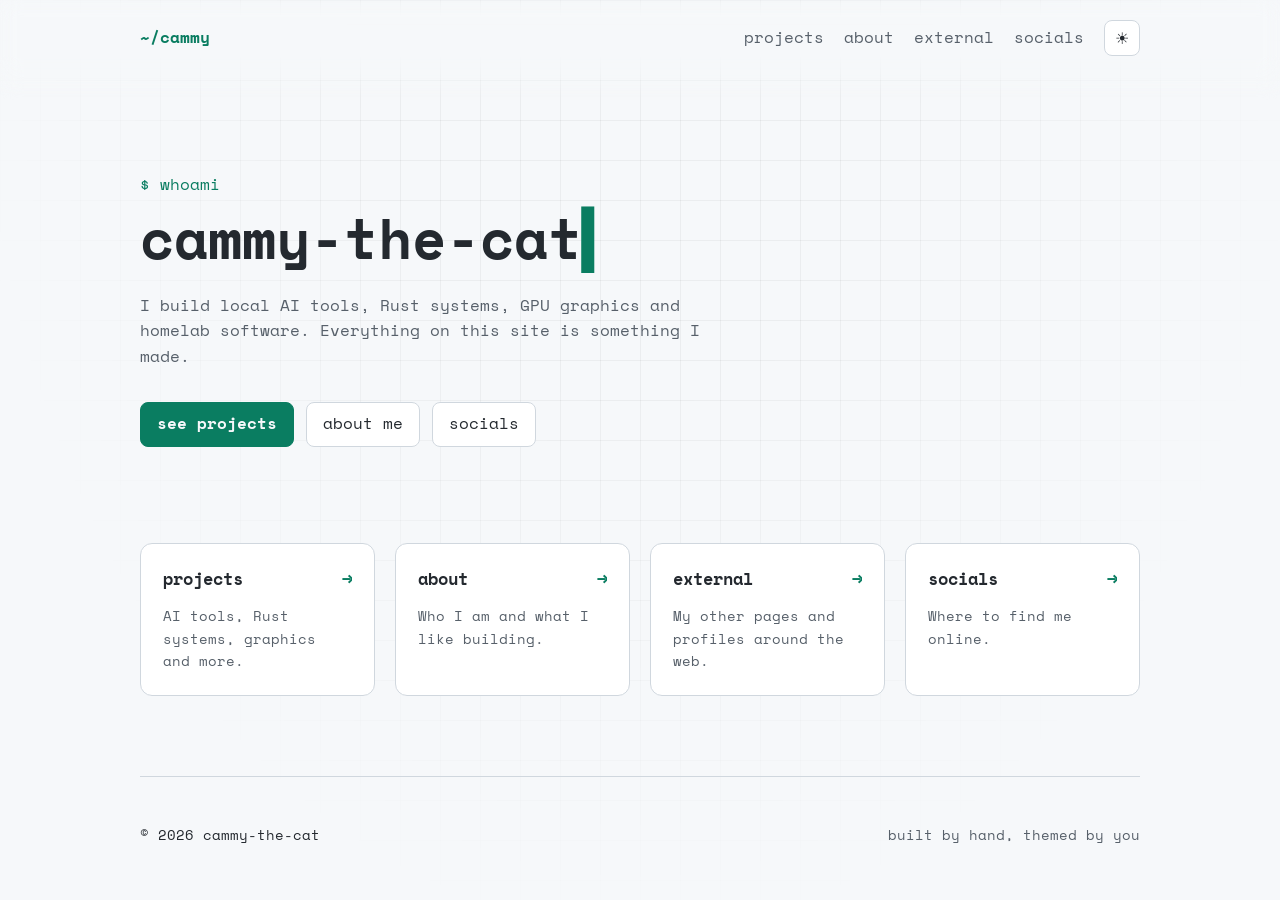
<file: index.html>
<!DOCTYPE html>
<html lang="en">
<head>
  <meta charset="utf-8">
  <meta name="viewport" content="width=device-width, initial-scale=1">
  <title>cammy-the-cat</title>
  <meta name="description" content="Cammy's personal site: local AI, Rust systems, graphics and homelab projects.">
  <script>
    // Apply saved theme before first paint to avoid a flash.
    try {
      var t = localStorage.getItem('theme');
      if (t === 'light' || t === 'dark') document.documentElement.dataset.theme = t;
    } catch (e) {}
  </script>
  <link rel="preconnect" href="https://fonts.googleapis.com">
  <link rel="preconnect" href="https://fonts.gstatic.com" crossorigin>
  <link href="https://fonts.googleapis.com/css2?family=Space+Mono:wght@400;700&display=swap" rel="stylesheet">
  <link rel="stylesheet" href="/style.css">
</head>
<body>
  <div class="bg-grid" aria-hidden="true"></div>

  <header class="topbar">
    <a class="brand" href="/">~/cammy</a>
    <nav>
      <a href="/projects/">projects</a>
      <a href="/about/">about</a>
      <a href="/external/">external</a>
      <a href="/socials/">socials</a>
      <button id="theme-toggle" type="button" aria-label="Toggle light/dark theme">
        <span class="icon-dark">☾</span><span class="icon-light">☀</span>
      </button>
    </nav>
  </header>

  <main>
    <section class="hero">
      <p class="prompt">$ whoami</p>
      <h1><span id="typed"></span><span class="caret" aria-hidden="true">▍</span></h1>
      <p class="lead">I build local AI tools, Rust systems, GPU graphics and homelab software. Everything on this site is something I made.</p>
      <div class="hero-links">
        <a class="btn primary" href="/projects/">see projects</a>
        <a class="btn" href="/about/">about me</a>
        <a class="btn" href="/socials/">socials</a>
      </div>
    </section>

    <section>
      <div class="tiles">
        <a class="card reveal" href="/projects/"><h3><span>projects</span><span class="arrow" aria-hidden="true">→</span></h3><p>AI tools, Rust systems, graphics and more.</p></a>
        <a class="card reveal" href="/about/"><h3><span>about</span><span class="arrow" aria-hidden="true">→</span></h3><p>Who I am and what I like building.</p></a>
        <a class="card reveal" href="/external/"><h3><span>external</span><span class="arrow" aria-hidden="true">→</span></h3><p>My other pages and profiles around the web.</p></a>
        <a class="card reveal" href="/socials/"><h3><span>socials</span><span class="arrow" aria-hidden="true">→</span></h3><p>Where to find me online.</p></a>
      </div>
    </section>
  </main>

  <footer>
    <span>© <span id="year"></span> cammy-the-cat</span>
    <span class="muted">built by hand, themed by you</span>
  </footer>

  <script src="/script.js"></script>
</body>
</html>
</file>
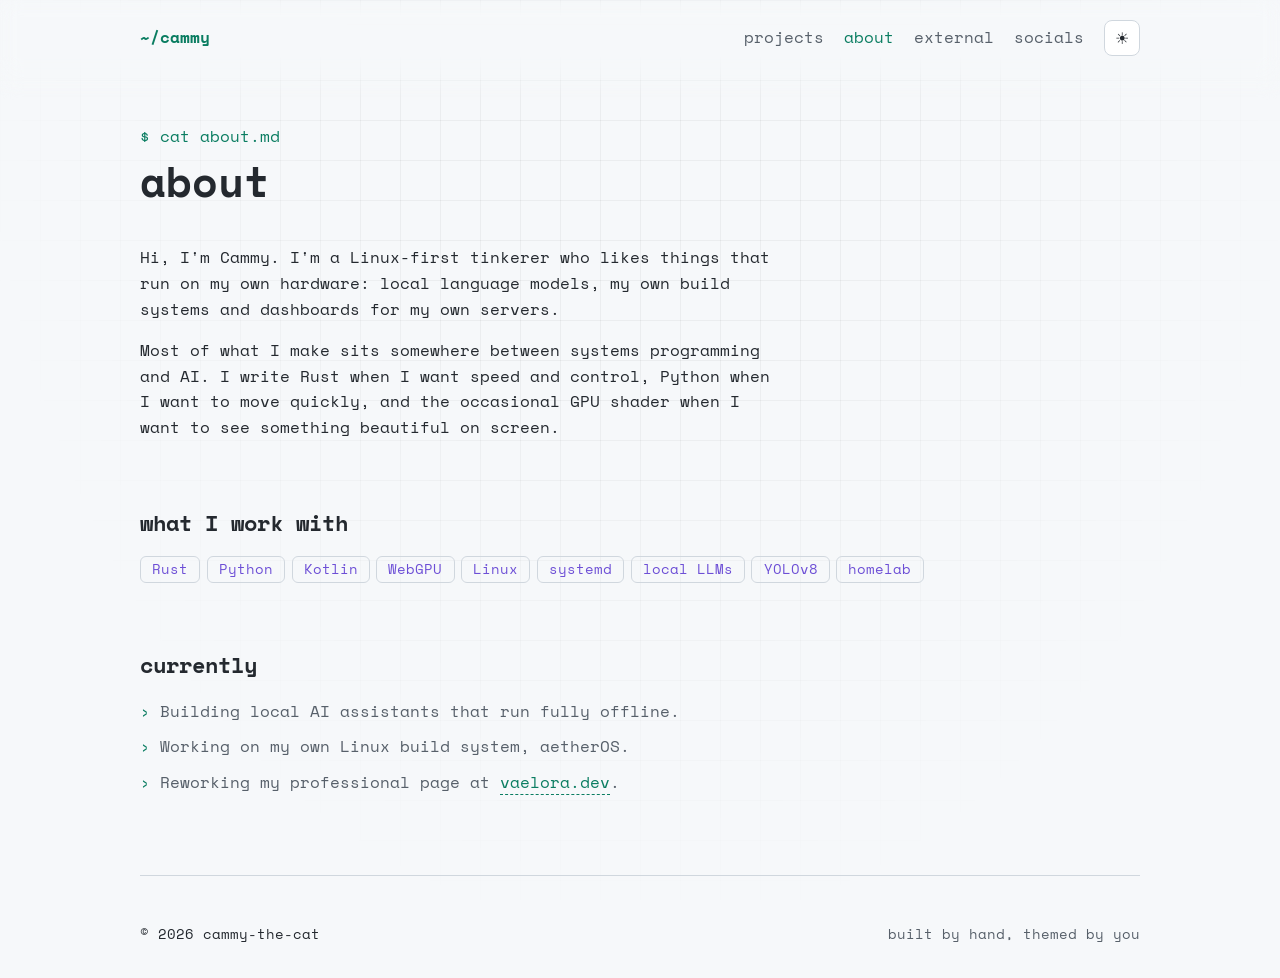
<file: about/index.html>
<!DOCTYPE html>
<html lang="en">
<head>
  <meta charset="utf-8">
  <meta name="viewport" content="width=device-width, initial-scale=1">
  <title>about · cammy-the-cat</title>
  <meta name="description" content="About Cammy: Linux-first tinkerer building local AI, Rust systems and homelab tools.">
  <script>
    // Apply saved theme before first paint to avoid a flash.
    try {
      var t = localStorage.getItem('theme');
      if (t === 'light' || t === 'dark') document.documentElement.dataset.theme = t;
    } catch (e) {}
  </script>
  <link rel="preconnect" href="https://fonts.googleapis.com">
  <link rel="preconnect" href="https://fonts.gstatic.com" crossorigin>
  <link href="https://fonts.googleapis.com/css2?family=Space+Mono:wght@400;700&display=swap" rel="stylesheet">
  <link rel="stylesheet" href="/style.css">
</head>
<body>
  <div class="bg-grid" aria-hidden="true"></div>

  <header class="topbar">
    <a class="brand" href="/">~/cammy</a>
    <nav>
      <a href="/projects/">projects</a>
      <a href="/about/">about</a>
      <a href="/external/">external</a>
      <a href="/socials/">socials</a>
      <button id="theme-toggle" type="button" aria-label="Toggle light/dark theme">
        <span class="icon-dark">☾</span><span class="icon-light">☀</span>
      </button>
    </nav>
  </header>

  <main>
    <section class="page-head">
      <p class="prompt">$ cat about.md</p>
      <h1>about</h1>
    </section>
    <section class="prose reveal">
      <p>Hi, I'm Cammy. I'm a Linux-first tinkerer who likes things that run on my own hardware: local language models, my own build systems and dashboards for my own servers.</p>
      <p>Most of what I make sits somewhere between systems programming and AI. I write Rust when I want speed and control, Python when I want to move quickly, and the occasional GPU shader when I want to see something beautiful on screen.</p>
    </section>
    <section class="reveal">
      <h2>what I work with</h2>
      <div class="tags big">
        <span class="tag">Rust</span><span class="tag">Python</span><span class="tag">Kotlin</span>
        <span class="tag">WebGPU</span><span class="tag">Linux</span><span class="tag">systemd</span>
        <span class="tag">local LLMs</span><span class="tag">YOLOv8</span><span class="tag">homelab</span>
      </div>
    </section>
    <section class="reveal">
      <h2>currently</h2>
      <ul class="list">
        <li>Building local AI assistants that run fully offline.</li>
        <li>Working on my own Linux build system, aetherOS.</li>
        <li>Reworking my professional page at <a class="inline" href="https://vaelora.dev" rel="noopener">vaelora.dev</a>.</li>
      </ul>
    </section>
  </main>

  <footer>
    <span>© <span id="year"></span> cammy-the-cat</span>
    <span class="muted">built by hand, themed by you</span>
  </footer>

  <script src="/script.js"></script>
</body>
</html>
</file>
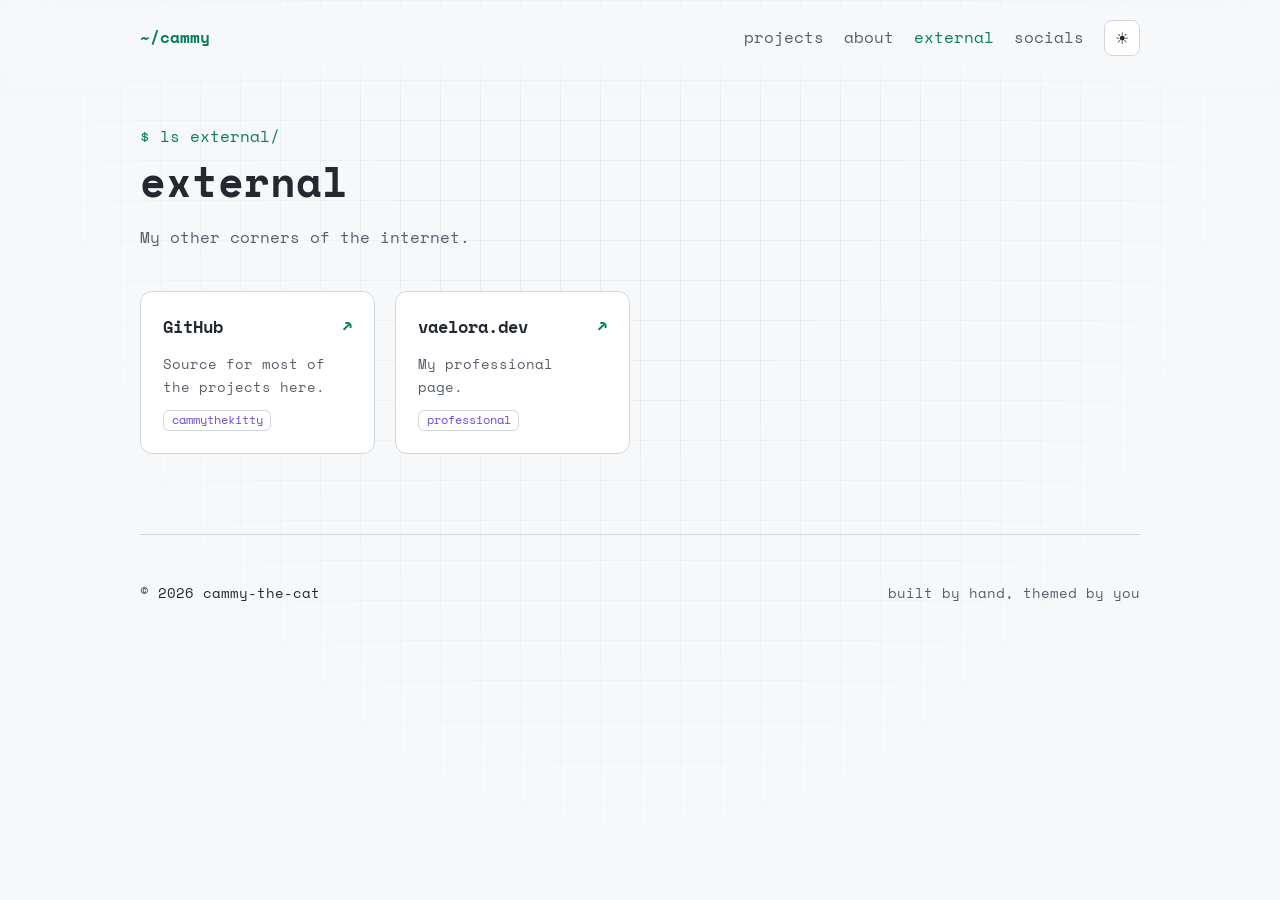
<file: external/index.html>
<!DOCTYPE html>
<html lang="en">
<head>
  <meta charset="utf-8">
  <meta name="viewport" content="width=device-width, initial-scale=1">
  <title>external · cammy-the-cat</title>
  <meta name="description" content="Other pages and profiles by Cammy around the web.">
  <script>
    // Apply saved theme before first paint to avoid a flash.
    try {
      var t = localStorage.getItem('theme');
      if (t === 'light' || t === 'dark') document.documentElement.dataset.theme = t;
    } catch (e) {}
  </script>
  <link rel="preconnect" href="https://fonts.googleapis.com">
  <link rel="preconnect" href="https://fonts.gstatic.com" crossorigin>
  <link href="https://fonts.googleapis.com/css2?family=Space+Mono:wght@400;700&display=swap" rel="stylesheet">
  <link rel="stylesheet" href="/style.css">
</head>
<body>
  <div class="bg-grid" aria-hidden="true"></div>

  <header class="topbar">
    <a class="brand" href="/">~/cammy</a>
    <nav>
      <a href="/projects/">projects</a>
      <a href="/about/">about</a>
      <a href="/external/">external</a>
      <a href="/socials/">socials</a>
      <button id="theme-toggle" type="button" aria-label="Toggle light/dark theme">
        <span class="icon-dark">☾</span><span class="icon-light">☀</span>
      </button>
    </nav>
  </header>

  <main>
    <section class="page-head">
      <p class="prompt">$ ls external/</p>
      <h1>external</h1>
      <p class="lead">My other corners of the internet.</p>
    </section>
    <section>
      <div class="tiles">
        <a class="card reveal" href="https://github.com/cammythekitty" rel="noopener"><h3><span>GitHub</span><span class="arrow" aria-hidden="true">↗</span></h3><p>Source for most of the projects here.</p><div class="tags"><span class="tag">cammythekitty</span></div></a>
        <a class="card reveal" href="https://vaelora.dev" rel="noopener"><h3><span>vaelora.dev</span><span class="arrow" aria-hidden="true">↗</span></h3><p>My professional page.</p><div class="tags"><span class="tag">professional</span></div></a>
      </div>
    </section>
  </main>

  <footer>
    <span>© <span id="year"></span> cammy-the-cat</span>
    <span class="muted">built by hand, themed by you</span>
  </footer>

  <script src="/script.js"></script>
</body>
</html>
</file>
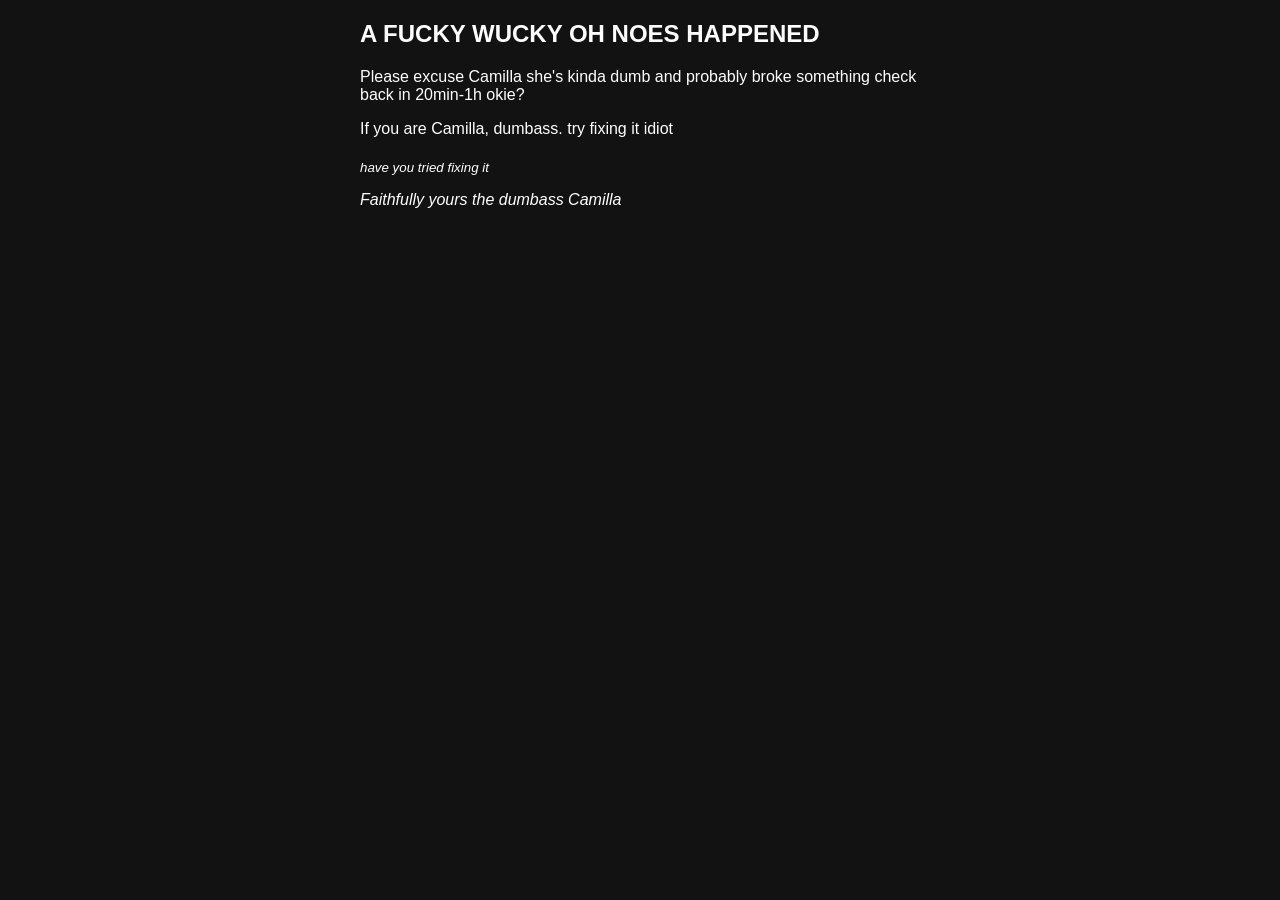
<file: old/index.html>
<!DOCTYPE html>
<html>
<head>
<title>oh noes</title>
<style>
html { color-scheme: dark; }
body { width: 35em; margin: 0 auto;
font-family: Tahoma, Verdana, Arial, sans-serif; }
</style>
</head>
<body>
<h2>A FUCKY WUCKY OH NOES HAPPENED</h1>
<p>Please excuse Camilla she's kinda dumb and probably broke something check back in 20min-1h okie?</p>
<p>If you are Camilla, dumbass. try fixing it idiot </p>
<p><sub><em>have you tried fixing it</em></sub></p>
<p><em>Faithfully yours the dumbass Camilla</em></p>
</body>
</html>
</file>
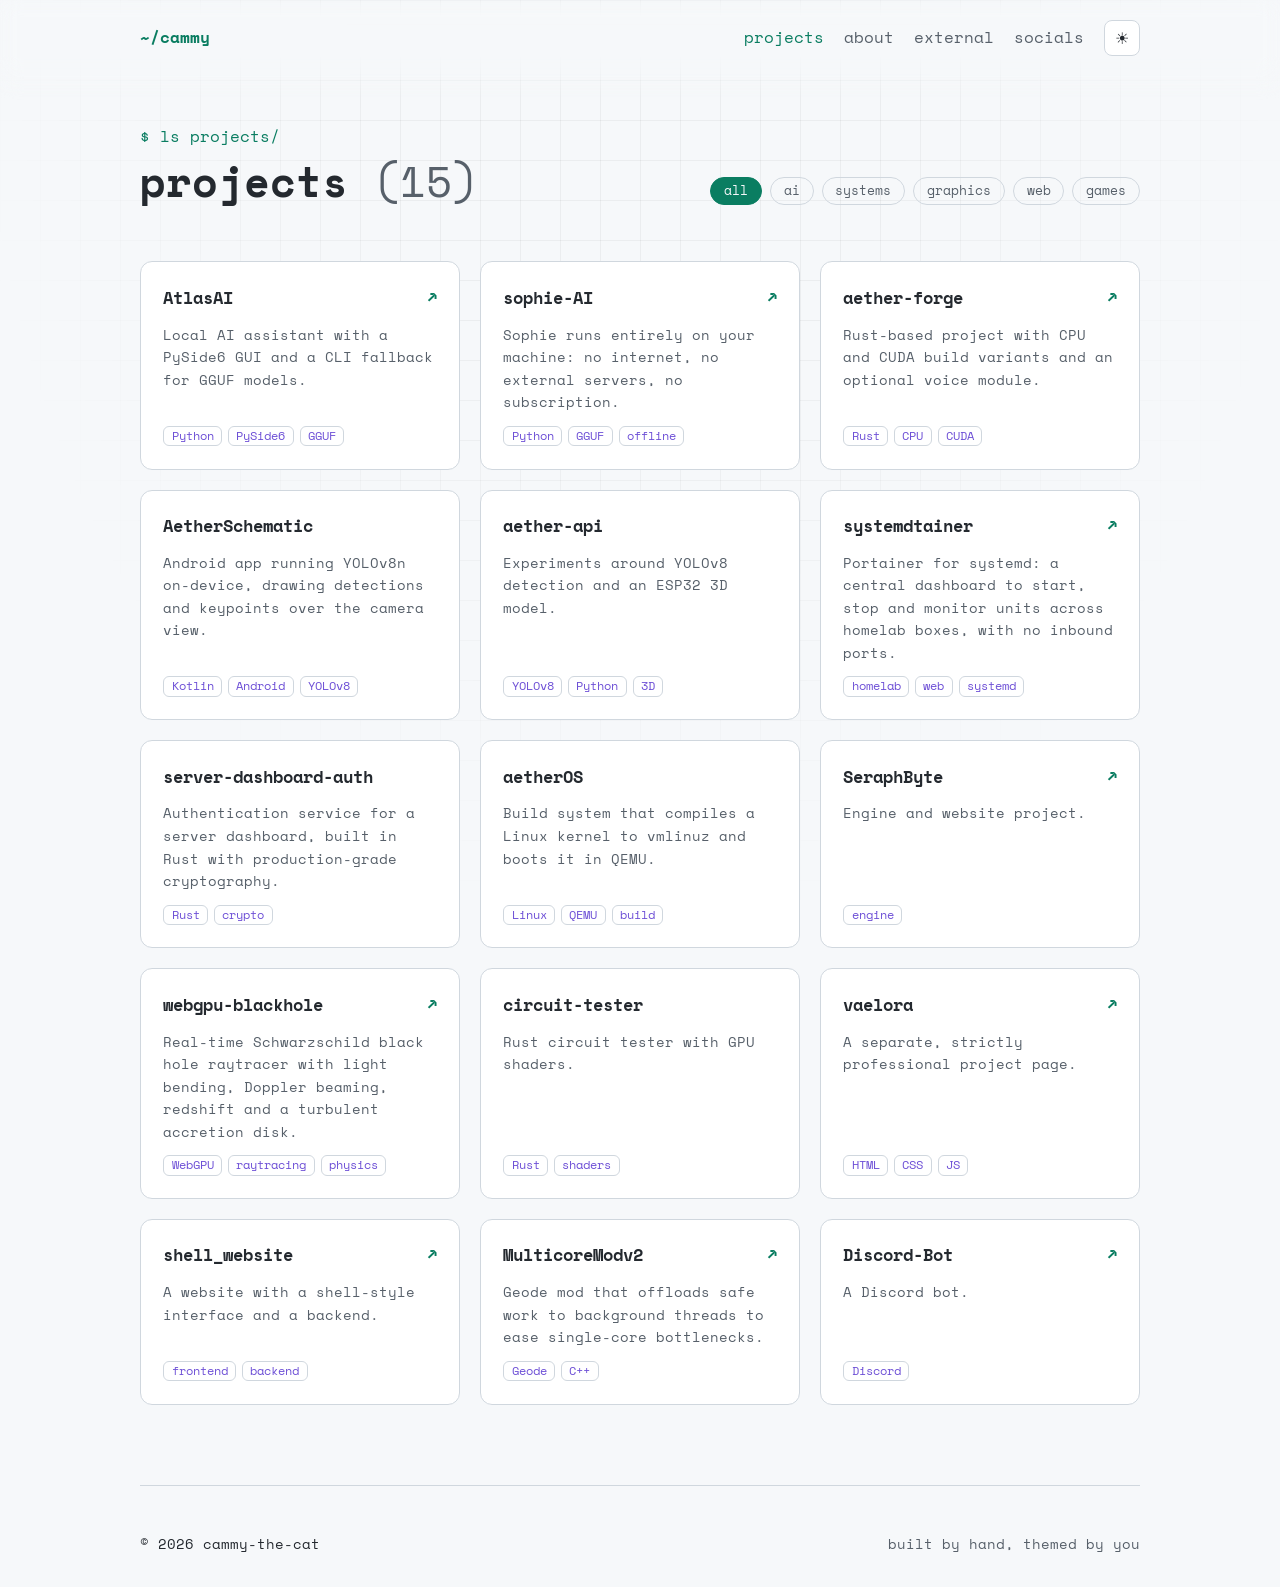
<file: projects/index.html>
<!DOCTYPE html>
<html lang="en">
<head>
  <meta charset="utf-8">
  <meta name="viewport" content="width=device-width, initial-scale=1">
  <title>projects · cammy-the-cat</title>
  <meta name="description" content="Projects by Cammy: local AI, Rust systems, graphics, web and games.">
  <script>
    // Apply saved theme before first paint to avoid a flash.
    try {
      var t = localStorage.getItem('theme');
      if (t === 'light' || t === 'dark') document.documentElement.dataset.theme = t;
    } catch (e) {}
  </script>
  <link rel="preconnect" href="https://fonts.googleapis.com">
  <link rel="preconnect" href="https://fonts.gstatic.com" crossorigin>
  <link href="https://fonts.googleapis.com/css2?family=Space+Mono:wght@400;700&display=swap" rel="stylesheet">
  <link rel="stylesheet" href="/style.css">
</head>
<body>
  <div class="bg-grid" aria-hidden="true"></div>

  <header class="topbar">
    <a class="brand" href="/">~/cammy</a>
    <nav>
      <a href="/projects/">projects</a>
      <a href="/about/">about</a>
      <a href="/external/">external</a>
      <a href="/socials/">socials</a>
      <button id="theme-toggle" type="button" aria-label="Toggle light/dark theme">
        <span class="icon-dark">☾</span><span class="icon-light">☀</span>
      </button>
    </nav>
  </header>

  <main>
    <section class="page-head">
      <p class="prompt">$ ls projects/</p>
      <div class="section-head">
        <h1>projects <span id="count" class="muted"></span></h1>
        <div id="filters" class="filters" role="group" aria-label="Filter projects"></div>
      </div>
    </section>
    <section>
      <div id="grid" class="grid"></div>
    </section>
  </main>

  <footer>
    <span>© <span id="year"></span> cammy-the-cat</span>
    <span class="muted">built by hand, themed by you</span>
  </footer>

  <script src="/projects/projects.js"></script>
  <script src="/script.js"></script>
</body>
</html>
</file>
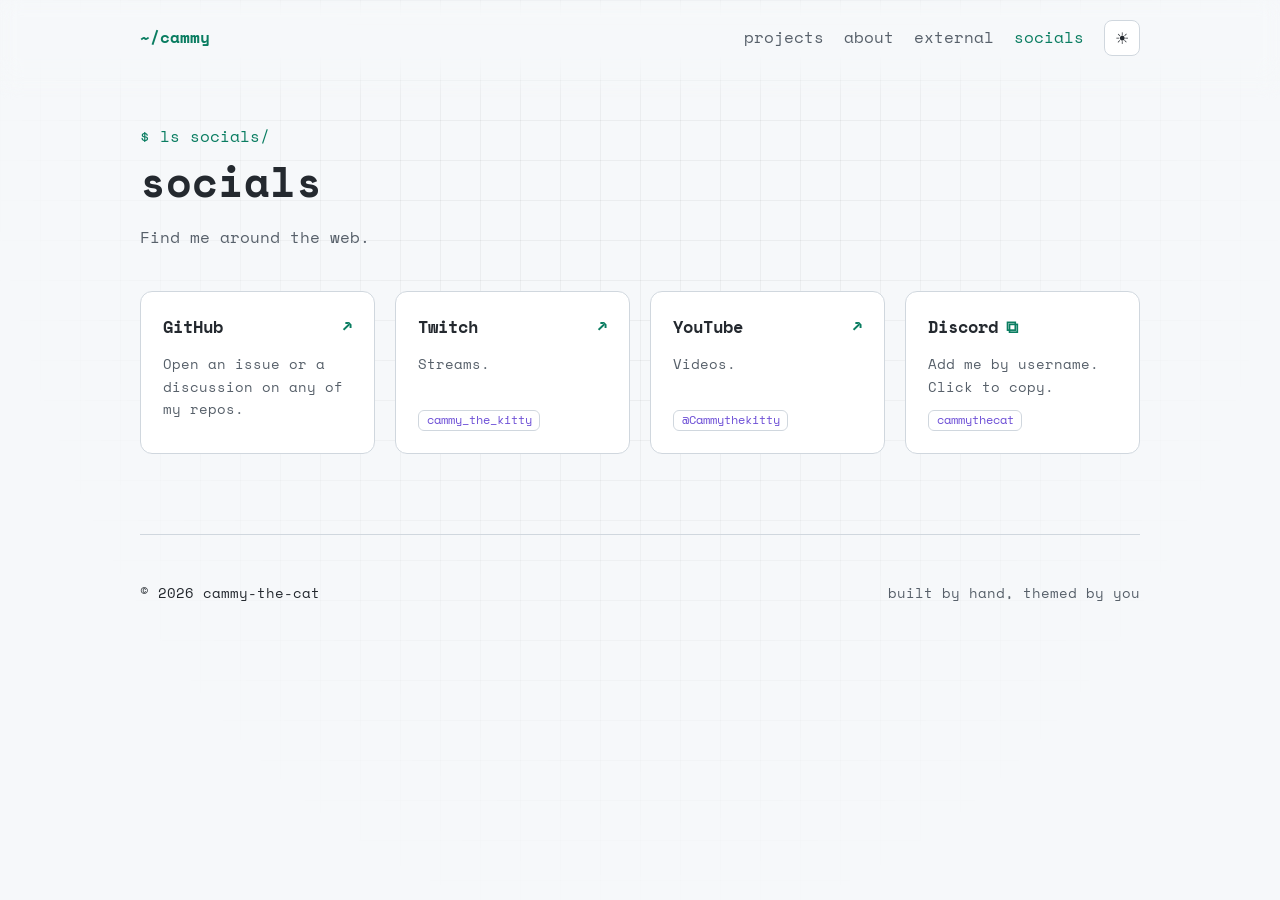
<file: socials/index.html>
<!DOCTYPE html>
<html lang="en">
<head>
  <meta charset="utf-8">
  <meta name="viewport" content="width=device-width, initial-scale=1">
  <title>socials · cammy-the-cat</title>
  <meta name="description" content="Where to find Cammy online.">
  <script>
    // Apply saved theme before first paint to avoid a flash.
    try {
      var t = localStorage.getItem('theme');
      if (t === 'light' || t === 'dark') document.documentElement.dataset.theme = t;
    } catch (e) {}
  </script>
  <link rel="preconnect" href="https://fonts.googleapis.com">
  <link rel="preconnect" href="https://fonts.gstatic.com" crossorigin>
  <link href="https://fonts.googleapis.com/css2?family=Space+Mono:wght@400;700&display=swap" rel="stylesheet">
  <link rel="stylesheet" href="/style.css">
</head>
<body>
  <div class="bg-grid" aria-hidden="true"></div>

  <header class="topbar">
    <a class="brand" href="/">~/cammy</a>
    <nav>
      <a href="/projects/">projects</a>
      <a href="/about/">about</a>
      <a href="/external/">external</a>
      <a href="/socials/">socials</a>
      <button id="theme-toggle" type="button" aria-label="Toggle light/dark theme">
        <span class="icon-dark">☾</span><span class="icon-light">☀</span>
      </button>
    </nav>
  </header>

  <main>
    <section class="page-head">
      <p class="prompt">$ ls socials/</p>
      <h1>socials</h1>
      <p class="lead">Find me around the web.</p>
    </section>
    <section>
      <div class="tiles">
        <a class="card reveal" href="https://github.com/cammythekitty" rel="noopener"><h3><span>GitHub</span><span class="arrow" aria-hidden="true">↗</span></h3><p>Open an issue or a discussion on any of my repos.</p></a>
        <a class="card reveal" href="https://www.twitch.tv/cammy_the_kitty" rel="noopener"><h3><span>Twitch</span><span class="arrow" aria-hidden="true">↗</span></h3><p>Streams.</p><div class="tags"><span class="tag">cammy_the_kitty</span></div></a>
        <a class="card reveal" href="https://www.youtube.com/@Cammythekitty" rel="noopener"><h3><span>YouTube</span><span class="arrow" aria-hidden="true">↗</span></h3><p>Videos.</p><div class="tags"><span class="tag">@Cammythekitty</span></div></a>
        <button class="card reveal copy" type="button" data-copy="cammythecat"><h3><span>Discord</span><span class="arrow" aria-hidden="true">⧉</span></h3><p>Add me by username. Click to copy.</p><div class="tags"><span class="tag">cammythecat</span></div></button>
      </div>
    </section>
  </main>

  <footer>
    <span>© <span id="year"></span> cammy-the-cat</span>
    <span class="muted">built by hand, themed by you</span>
  </footer>

  <script src="/script.js"></script>
</body>
</html>
</file>
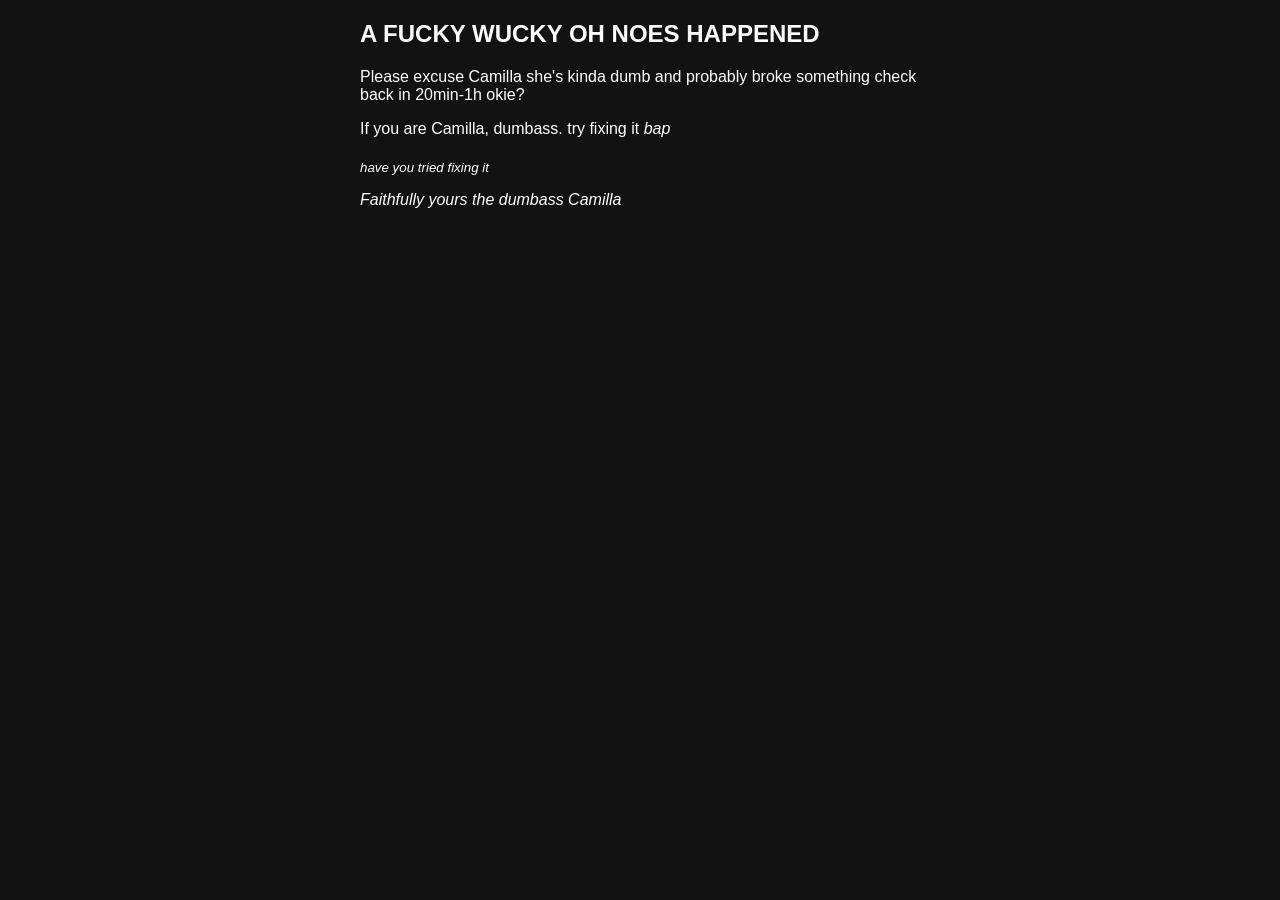
<file: 50x.html>
<!DOCTYPE html>
<html>
<head>
<title>oh noes</title>
<style>
html { color-scheme: dark; }
body { width: 35em; margin: 0 auto;
font-family: Tahoma, Verdana, Arial, sans-serif; }
</style>
</head>
<body>
<h2>A FUCKY WUCKY OH NOES HAPPENED</h1>
<p>Please excuse Camilla she's kinda dumb and probably broke something check back in 20min-1h okie?</p>
<p>If you are Camilla, dumbass. try fixing it <em>bap</em> </p>
<p><sub><em>have you tried fixing it</em></sub></p>
<p><em>Faithfully yours the dumbass Camilla</em></p>
</body>
</html>
</file>
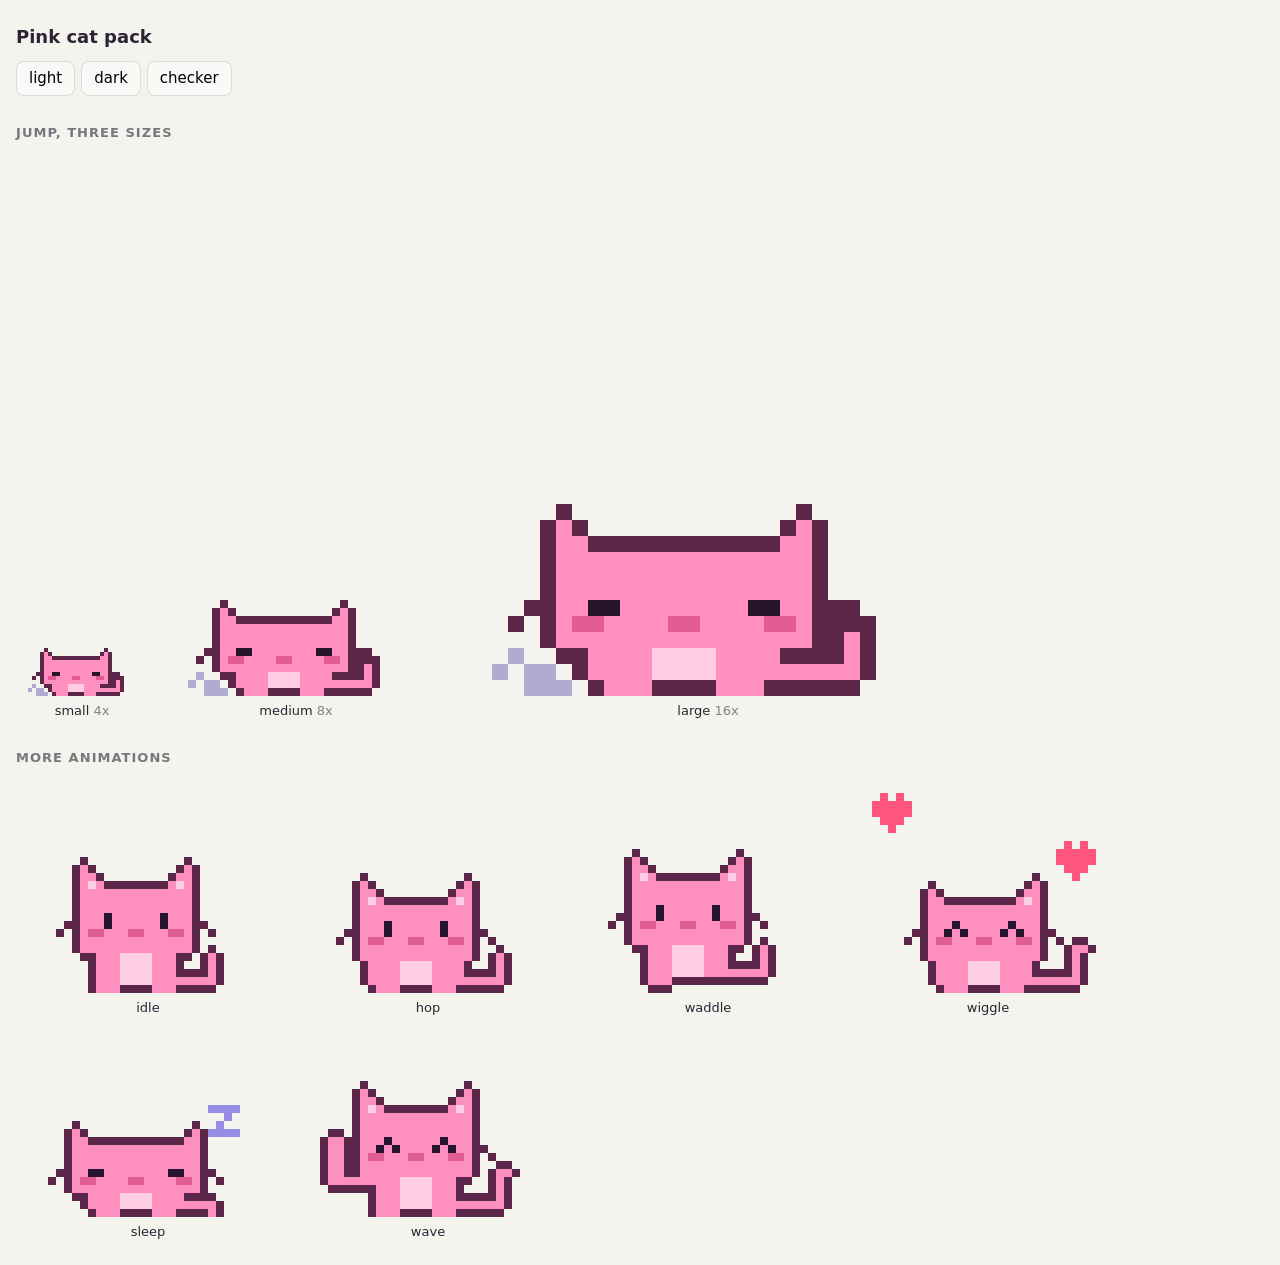
<file: gifs/pack_gallery.html>
<!doctype html><meta charset="utf-8"><meta name="viewport" content="width=device-width,initial-scale=1">
<title>Pink cat pack</title>
<style>
:root{--bg:#f4f3ee;--fg:#2a2433}
body{margin:0;padding:24px 16px;background:var(--bg);color:var(--fg);font:15px/1.4 system-ui,sans-serif;transition:background .2s}
body.dark{--bg:#16141f;--fg:#eee}
body.check{background:conic-gradient(#ddd 25%,#fff 0 50%,#ddd 0 75%,#fff 0) 0 0/24px 24px}
h1{font-size:18px;margin:0 0 12px} h2{font-size:13px;text-transform:uppercase;letter-spacing:.08em;opacity:.6;margin:28px 0 10px}
.bar button{font:inherit;padding:6px 12px;margin-right:6px;border-radius:8px;border:1px solid #8884;background:#fff8;cursor:pointer}
.row{display:flex;flex-wrap:wrap;gap:16px;align-items:flex-end}
figure{margin:0;text-align:center} img{image-rendering:pixelated;display:block}
.stage{min-height:0} figcaption{font-size:13px;margin-top:6px} figcaption span{opacity:.55}
</style>
<h1>Pink cat pack</h1>
<div class="bar"><button onclick="document.body.className=''">light</button><button onclick="document.body.className='dark'">dark</button><button onclick="document.body.className='check'">checker</button></div>
<h2>Jump, three sizes</h2><div class="row"><figure><div class="stage"><img src="[data-uri]" alt="small"></div><figcaption>small<span> 4x</span></figcaption></figure><figure><div class="stage"><img src="[data-uri]" alt="medium"></div><figcaption>medium<span> 8x</span></figcaption></figure><figure><div class="stage"><img src="[data-uri]" alt="large"></div><figcaption>large<span> 16x</span></figcaption></figure></div>
<h2>More animations</h2><div class="row"><figure><div class="stage"><img src="[data-uri]" alt="idle"></div><figcaption>idle<span></span></figcaption></figure><figure><div class="stage"><img src="[data-uri]" alt="hop"></div><figcaption>hop<span></span></figcaption></figure><figure><div class="stage"><img src="[data-uri]" alt="waddle"></div><figcaption>waddle<span></span></figcaption></figure><figure><div class="stage"><img src="[data-uri]" alt="wiggle"></div><figcaption>wiggle<span></span></figcaption></figure><figure><div class="stage"><img src="[data-uri]" alt="sleep"></div><figcaption>sleep<span></span></figcaption></figure><figure><div class="stage"><img src="[data-uri]" alt="wave"></div><figcaption>wave<span></span></figcaption></figure></div>
</file>
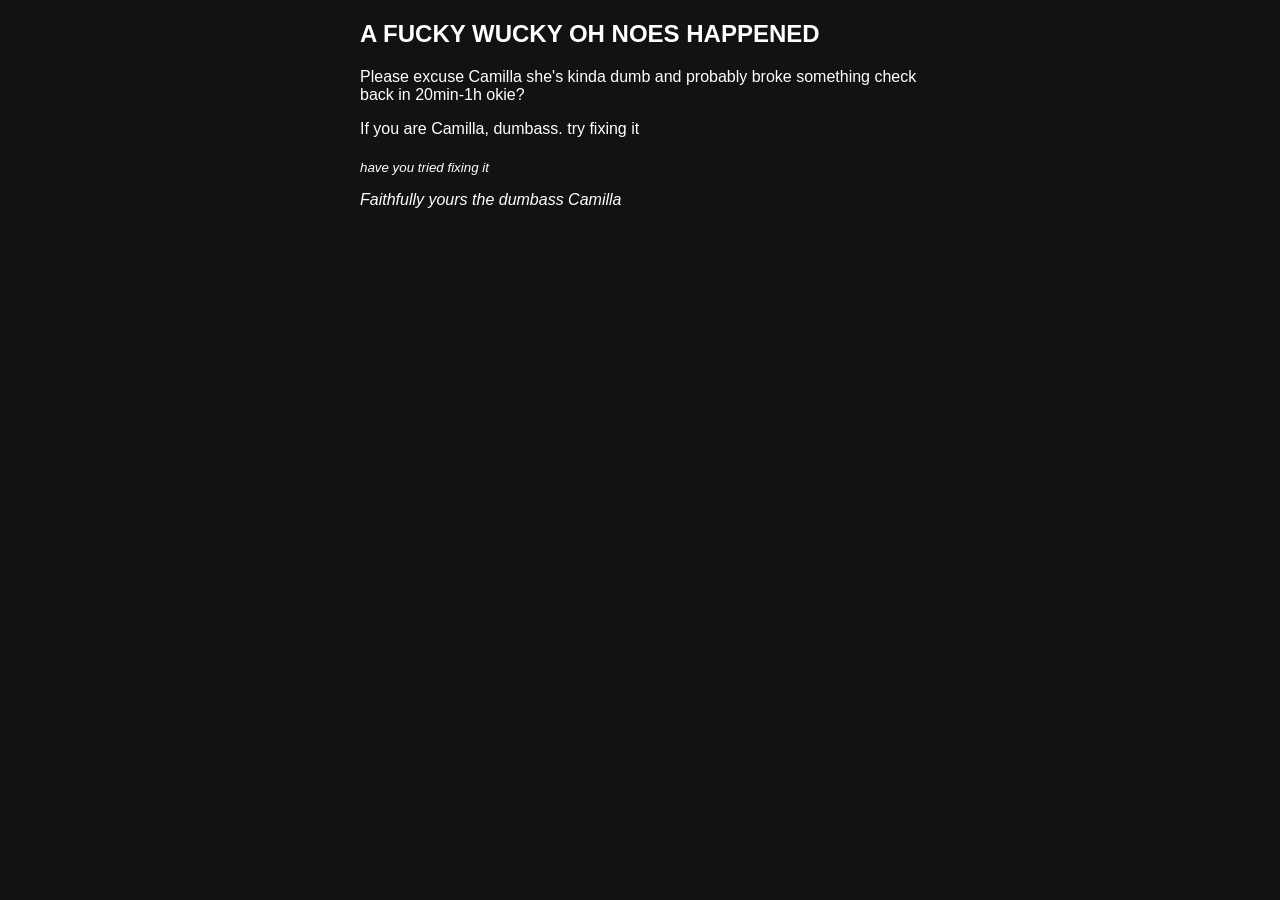
<file: old/50x.html>
<!DOCTYPE html>
<html>
<head>
<title>oh noes</title>
<style>
html { color-scheme: dark; }
body { width: 35em; margin: 0 auto;
font-family: Tahoma, Verdana, Arial, sans-serif; }
</style>
</head>
<body>
<h2>A FUCKY WUCKY OH NOES HAPPENED</h1>
<p>Please excuse Camilla she's kinda dumb and probably broke something check back in 20min-1h okie?</p>
<p>If you are Camilla, dumbass. try fixing it </p>
<p><sub><em>have you tried fixing it</em></sub></p>
<p><em>Faithfully yours the dumbass Camilla</em></p>
</body>
</html>
</file>
<file: style.css>
/* ---------- tokens ---------- */
:root {
  --bg: #0d1117;
  --surface: #161b22;
  --border: #30363d;
  --text: #c9d1d9;
  --muted: #8b949e;
  --accent: #7ee0c3;
  --accent-2: #a78bfa;
  --glow: rgba(126, 224, 195, .18);
  --grid: rgba(255, 255, 255, .035);
  --radius: 12px;
  color-scheme: dark;
}
@media (prefers-color-scheme: light) {
  :root:not([data-theme="dark"]) {
    --bg: #f6f8fa; --surface: #ffffff; --border: #d0d7de;
    --text: #24292f; --muted: #57606a;
    --accent: #0a7d61; --accent-2: #6d4fd6;
    --glow: rgba(10, 125, 97, .16); --grid: rgba(0, 0, 0, .045);
    color-scheme: light;
  }
}
:root[data-theme="light"] {
  --bg: #f6f8fa; --surface: #ffffff; --border: #d0d7de;
  --text: #24292f; --muted: #57606a;
  --accent: #0a7d61; --accent-2: #6d4fd6;
  --glow: rgba(10, 125, 97, .16); --grid: rgba(0, 0, 0, .045);
  color-scheme: light;
}

/* ---------- base ---------- */
* { box-sizing: border-box; margin: 0; padding: 0; }
html { scroll-behavior: smooth; }
body {
  background: var(--bg);
  color: var(--text);
  font-family: 'Space Mono', ui-monospace, monospace;
  line-height: 1.6;
  transition: background .25s, color .25s;
}
a { color: inherit; text-decoration: none; }
.muted { color: var(--muted); font-weight: 400; }
html, body { overflow-x: clip; }
.bg-grid {
  position: fixed; inset: 0; z-index: -1; pointer-events: none;
  background-image:
    linear-gradient(var(--grid) 1px, transparent 1px),
    linear-gradient(90deg, var(--grid) 1px, transparent 1px);
  background-size: 40px 40px;
  mask-image: radial-gradient(ellipse at 50% 0%, #000 30%, transparent 75%);
}

/* ---------- layout ---------- */
.topbar, main, footer { width: min(1000px, 100% - 2rem); margin-inline: auto; }
.topbar {
  display: flex; justify-content: space-between; align-items: center;
  padding: 1.25rem 0; position: sticky; top: 0; z-index: 10;
}
.topbar::before {
  content: ""; position: absolute; z-index: -1; pointer-events: none;
  left: 50%; width: 100vw; transform: translateX(-50%); top: 0; bottom: -1.5rem;
  backdrop-filter: blur(10px);
  -webkit-mask-image: linear-gradient(#000 55%, transparent);
  mask-image: linear-gradient(#000 55%, transparent);
}
.brand { font-weight: 700; color: var(--accent); }
nav { display: flex; gap: 1.25rem; align-items: center; }
nav a { color: var(--muted); transition: color .15s; }
nav a:hover { color: var(--text); }

#theme-toggle {
  background: var(--surface); color: var(--text);
  border: 1px solid var(--border); border-radius: 8px;
  width: 2.25rem; height: 2.25rem; cursor: pointer; font-size: 1rem;
  transition: border-color .15s, transform .15s;
}
#theme-toggle:hover { border-color: var(--accent); transform: rotate(15deg); }
.icon-light { display: none; }
:root[data-theme="light"] .icon-dark { display: none; }
:root[data-theme="light"] .icon-light { display: inline; }
@media (prefers-color-scheme: light) {
  :root:not([data-theme="dark"]) .icon-dark { display: none; }
  :root:not([data-theme="dark"]) .icon-light { display: inline; }
}

/* ---------- hero ---------- */
.hero { padding: 6rem 0 4rem; }
.prompt { color: var(--accent); margin-bottom: .5rem; }
h1 { font-size: clamp(2rem, 6vw, 3.5rem); line-height: 1.15; min-height: 1.2em; }
.caret { color: var(--accent); animation: blink 1s steps(1) infinite; }
@keyframes blink { 50% { opacity: 0; } }
.lead { max-width: 38rem; margin: 1.25rem 0 2rem; color: var(--muted); }
.hero-links { display: flex; flex-wrap: wrap; gap: .75rem; }
.btn {
  border: 1px solid var(--border); background: var(--surface);
  padding: .55rem 1rem; border-radius: 8px;
  transition: border-color .15s, transform .15s, box-shadow .15s;
}
.btn:hover { border-color: var(--accent); transform: translateY(-2px); box-shadow: 0 6px 20px var(--glow); }
.btn.primary { background: var(--accent); color: var(--bg); border-color: var(--accent); font-weight: 700; }

/* ---------- projects ---------- */
section { padding: 2rem 0; scroll-margin-top: 4rem; }
h2 { font-size: 1.4rem; margin-bottom: 1rem; }
.section-head { display: flex; flex-wrap: wrap; gap: 1rem; justify-content: space-between; align-items: end; margin-bottom: 1rem; }
.section-head h2 { margin: 0; }
.filters { display: flex; flex-wrap: wrap; gap: .5rem; }
.chip {
  font: inherit; font-size: .8rem; cursor: pointer;
  background: transparent; color: var(--muted);
  border: 1px solid var(--border); border-radius: 999px; padding: .2rem .8rem;
  transition: all .15s;
}
.chip:hover { color: var(--text); border-color: var(--accent); }
.chip[aria-pressed="true"] { background: var(--accent); color: var(--bg); border-color: var(--accent); }

.grid { display: grid; grid-template-columns: repeat(auto-fill, minmax(290px, 1fr)); gap: 1.25rem; }
.card {
  position: relative; overflow: hidden;
  display: flex; flex-direction: column; gap: .75rem;
  background: var(--surface); border: 1px solid var(--border);
  border-radius: var(--radius); padding: 1.4rem;
  transition: transform .2s ease, border-color .2s ease, box-shadow .2s ease, opacity .3s;
}
.card::before { /* cursor spotlight */
  content: ""; position: absolute; inset: 0; pointer-events: none;
  background: radial-gradient(260px circle at var(--mx, 50%) var(--my, 50%), var(--glow), transparent 70%);
  opacity: 0; transition: opacity .25s;
}
.card:hover { transform: translateY(-4px); border-color: var(--accent); box-shadow: 0 10px 30px var(--glow); }
.card:hover::before { opacity: 1; }
.card h3 { font-size: 1.05rem; display: flex; justify-content: space-between; gap: .5rem; }
.card h3 .arrow { color: var(--accent); transition: transform .2s; }
.card:hover h3 .arrow { transform: translate(3px, -3px); }
.card p { color: var(--muted); font-size: .88rem; flex: 1; }
.tags { display: flex; flex-wrap: wrap; gap: .4rem; }
.tag { font-size: .72rem; color: var(--accent-2); border: 1px solid var(--border); border-radius: 6px; padding: 0 .45rem; }
.card.hidden { display: none; }

/* ---------- reveal ---------- */
.reveal { opacity: 0; transform: translateY(18px); transition: opacity .6s ease, transform .6s ease; }
.reveal.in { opacity: 1; transform: none; }

/* ---------- about / footer ---------- */
.about p { max-width: 40rem; color: var(--muted); }
footer { display: flex; flex-wrap: wrap; justify-content: space-between; gap: .5rem; padding: 3rem 0 2rem; font-size: .85rem; border-top: 1px solid var(--border); margin-top: 3rem; }

@media (prefers-reduced-motion: reduce) {
  html { scroll-behavior: auto; }
  *, *::before { animation: none !important; transition: none !important; }
  .reveal { opacity: 1; transform: none; }
}

/* ---------- multi-page additions ---------- */
nav a[aria-current="page"] { color: var(--accent); }
.page-head { padding: 3rem 0 .5rem; }
.page-head h1 { font-size: clamp(1.8rem, 5vw, 2.6rem); min-height: 0; }
.page-head .lead { margin-bottom: 0; }
.tiles { display: grid; grid-template-columns: repeat(auto-fill, minmax(230px, 1fr)); gap: 1.25rem; }
.prose { display: grid; gap: 1rem; max-width: 40rem; }
.prose p { color: var(--text); }
.tags.big .tag { font-size: .85rem; padding: .1rem .7rem; }
.list { list-style: none; display: grid; gap: .6rem; max-width: 40rem; color: var(--muted); }
.list li::before { content: "› "; color: var(--accent); }
.inline { color: var(--accent); border-bottom: 1px dashed var(--accent); }
.inline:hover { border-bottom-style: solid; }
@media (max-width: 560px) { nav { gap: .8rem; font-size: .9rem; } }
button.card { font: inherit; color: inherit; text-align: left; cursor: pointer; }
</file>
